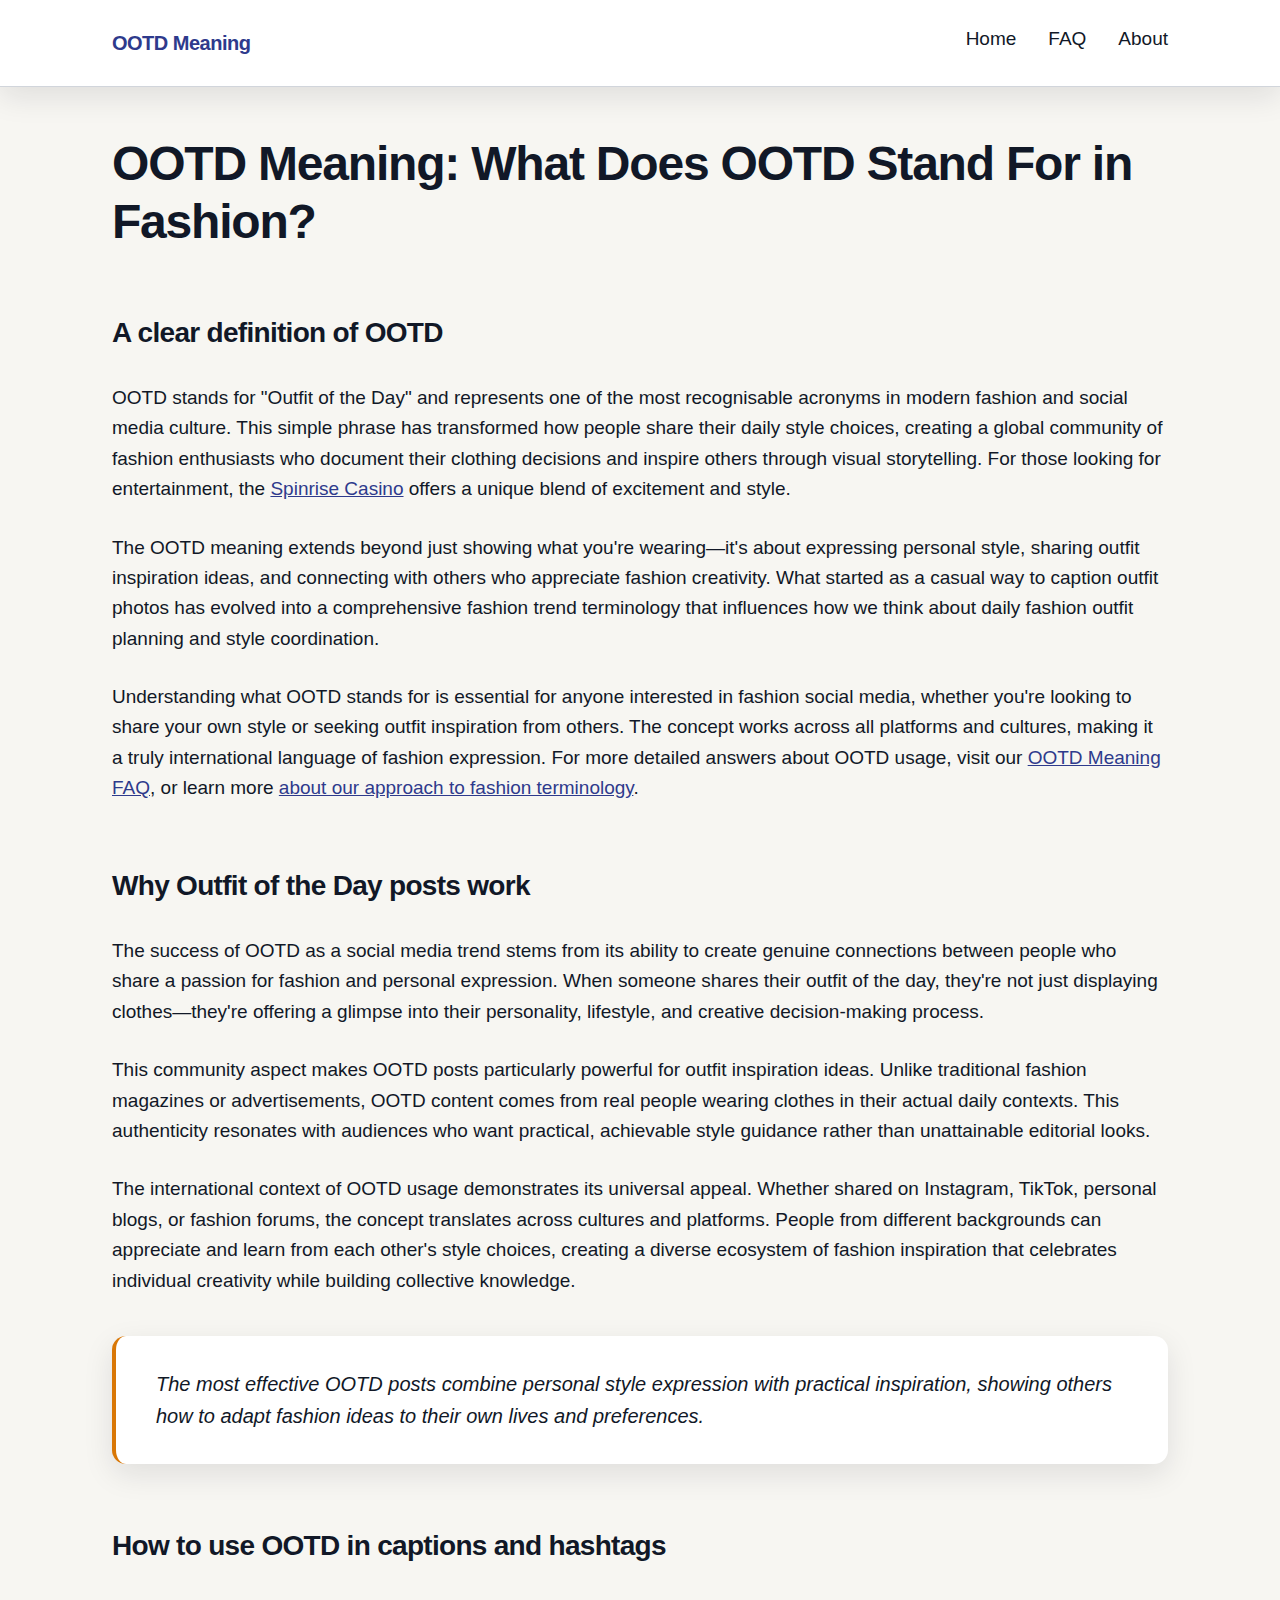
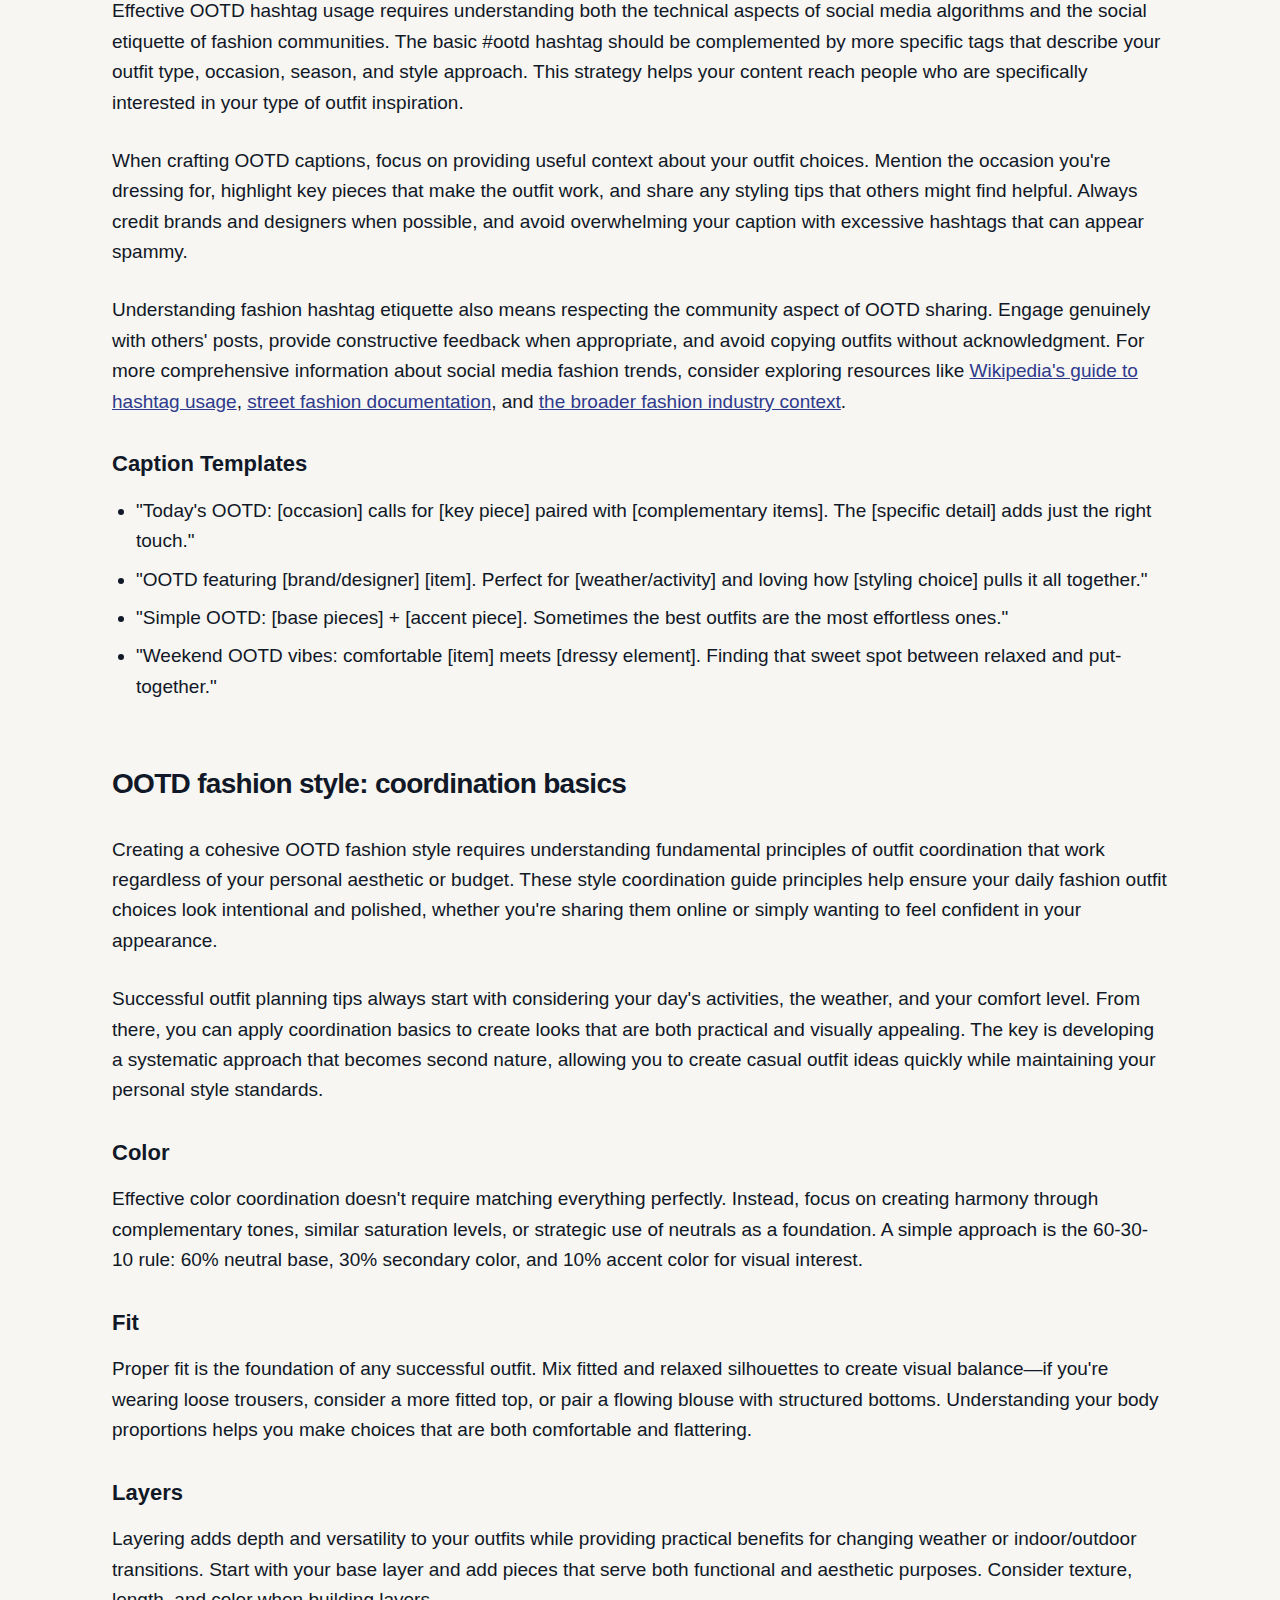
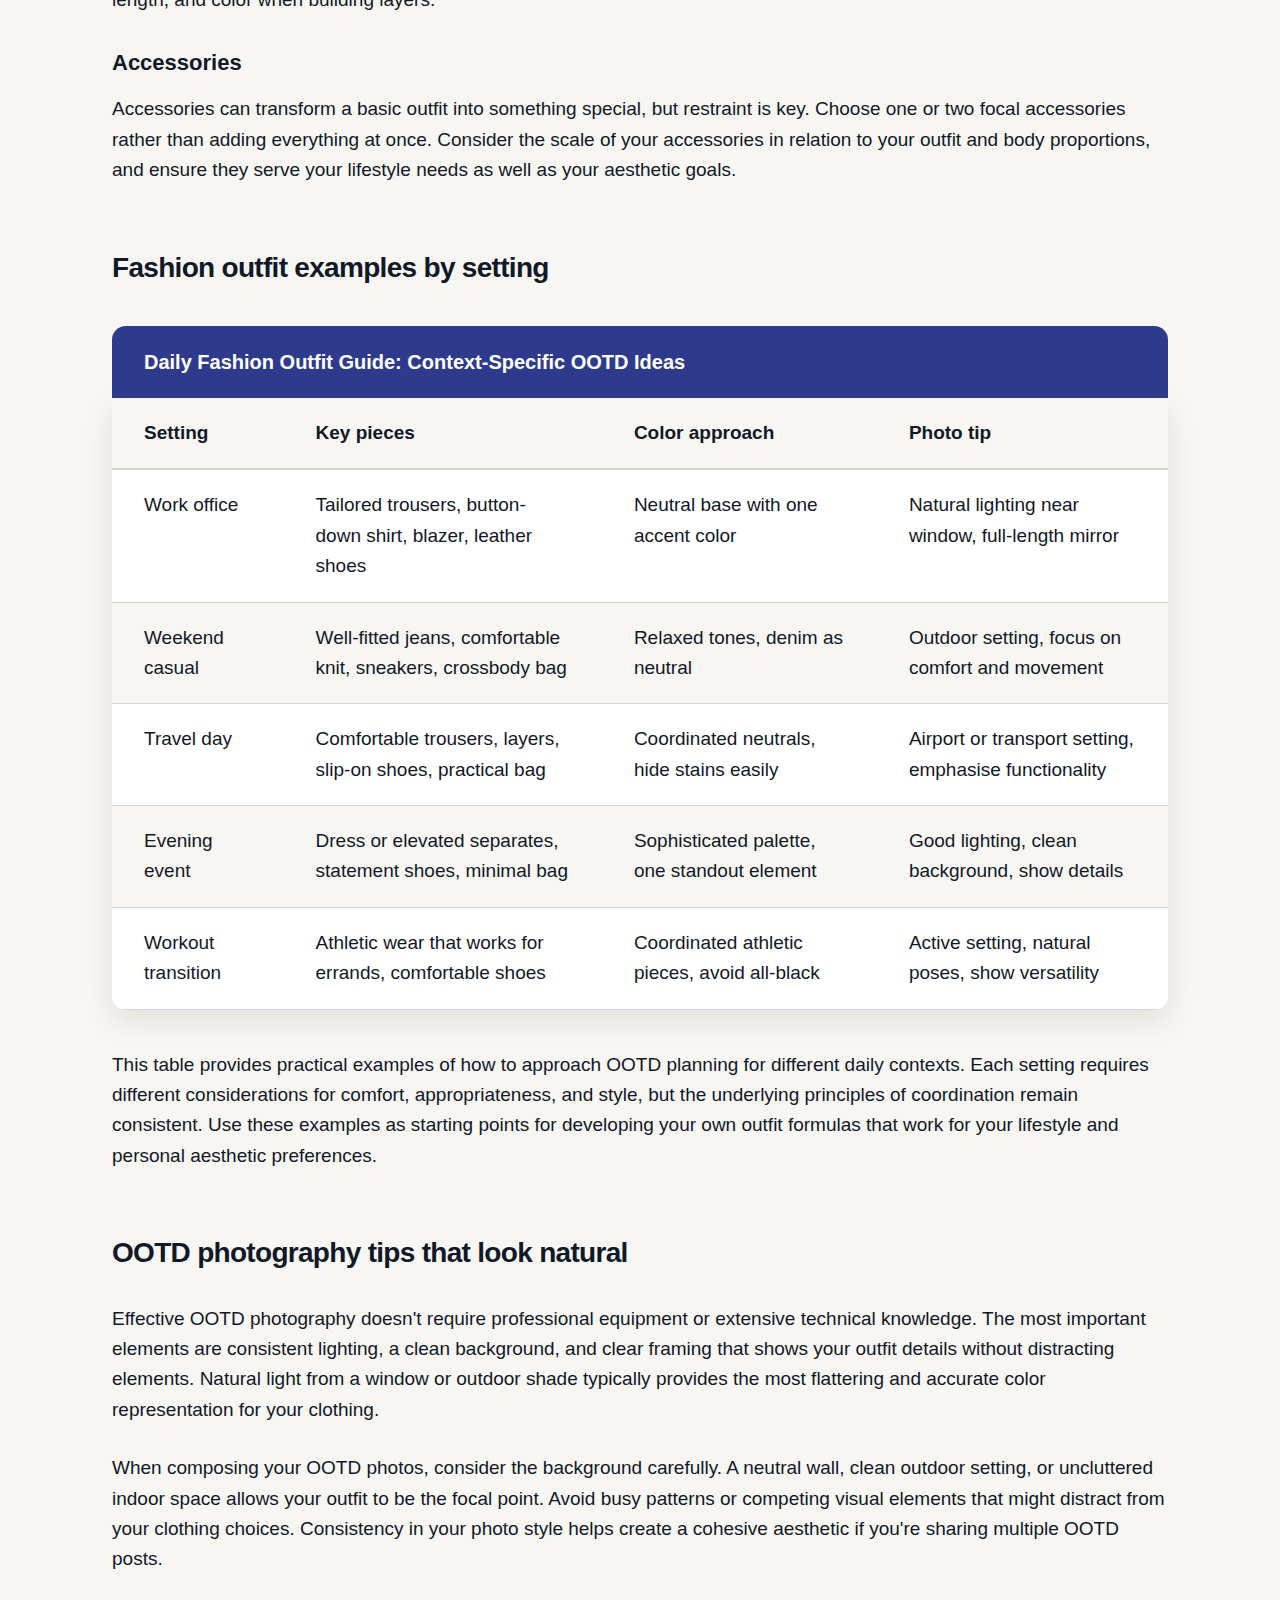
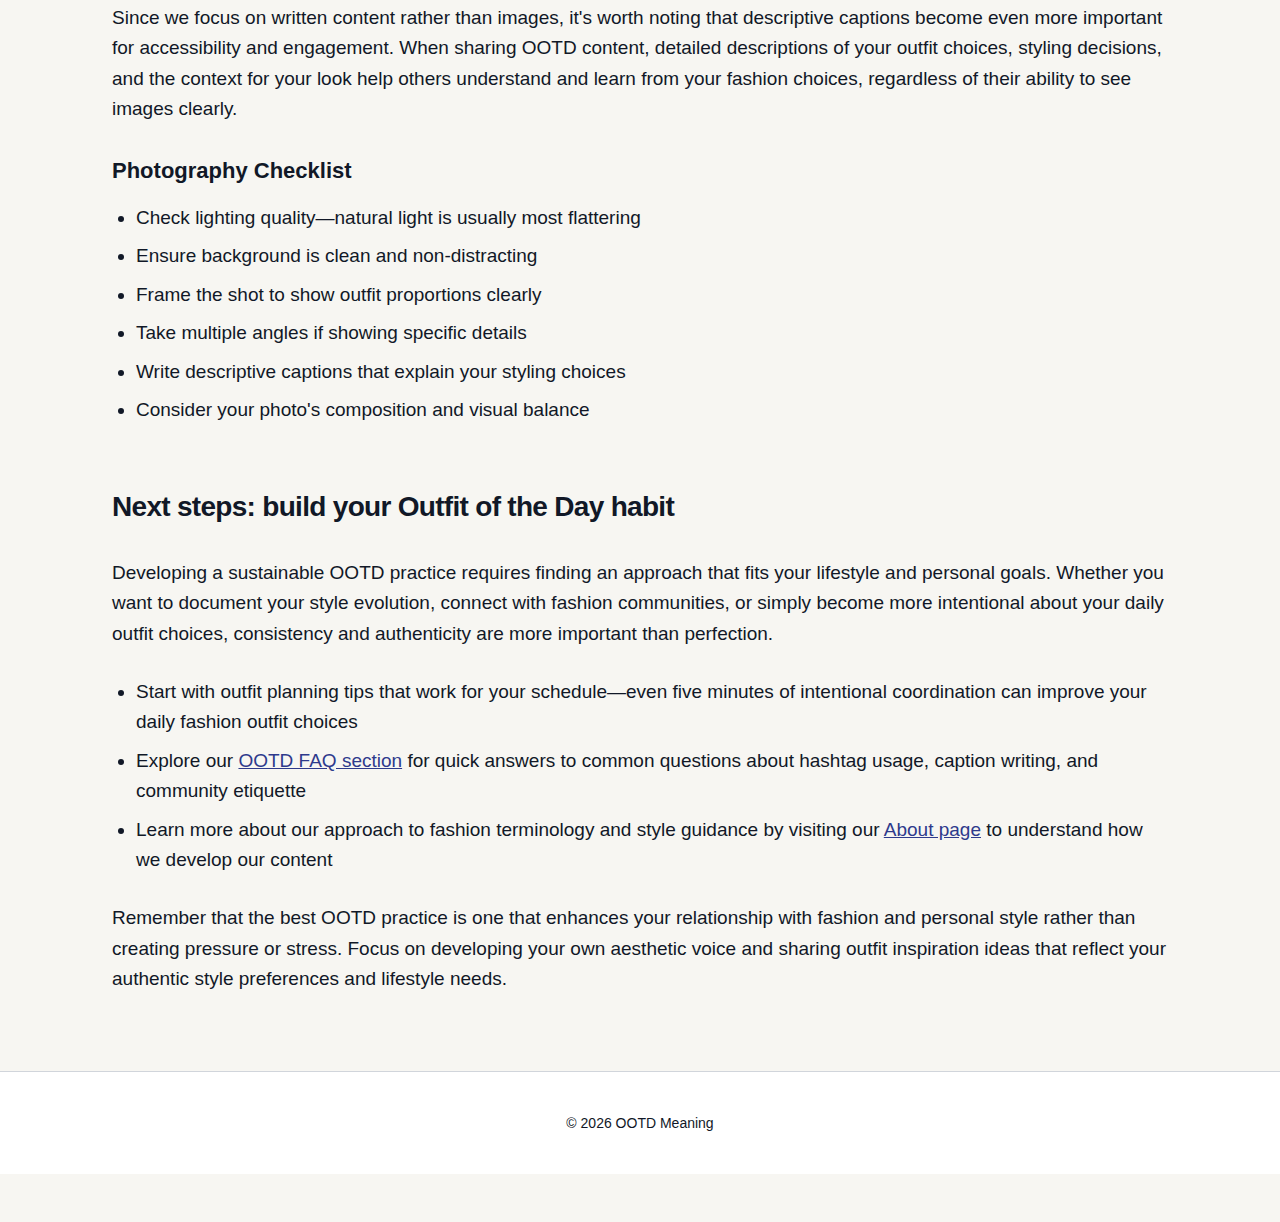
<file: index.html>
<!DOCTYPE html>
<html lang="en-GB">
<head><script>if(location.hostname==="ootdmeaning.pages.dev"){location.replace("https://ootdmeaning.org"+location.pathname+location.search)}</script>
<meta charset="UTF-8">
<meta name="viewport" content="width=device-width, initial-scale=1.0">
<title>OOTD Meaning Explained: Outfit of the Day Guide</title>
<meta name="description" content="Learn the OOTD meaning, what OOTD stands for, and how to use Outfit of the Day in captions, hashtags, and daily outfit planning worldwide.">
<link rel="canonical" href="https://ootdmeaning.org/">
<link rel="preload" href="/style.css" as="style">
<link rel="stylesheet" href="/style.css">
<meta property="og:title" content="OOTD Meaning Explained: Outfit of the Day Guide">
<meta property="og:description" content="Learn the OOTD meaning, what OOTD stands for, and how to use Outfit of the Day in captions, hashtags, and daily outfit planning worldwide.">
<meta property="og:url" content="https://ootdmeaning.org/">
<meta property="og:type" content="website">
<meta name="twitter:card" content="summary">
<meta name="twitter:title" content="OOTD Meaning Explained: Outfit of the Day Guide">
<meta name="twitter:description" content="Learn the OOTD meaning, what OOTD stands for, and how to use Outfit of the Day in captions, hashtags, and daily outfit planning worldwide.">
</head>
<body>
<header>
<nav>
<div class="nav-brand">
<a href="/">OOTD Meaning</a>
</div>
<ul class="nav-links">
<li><a href="/">Home</a></li>
<li><a href="/faq">FAQ</a></li>
<li><a href="/about-us">About</a></li>
</ul>
</nav>
</header>
<main>
<article>
<h1>OOTD Meaning: What Does OOTD Stand For in Fashion?</h1>
<section id="intro">
<h2>A clear definition of OOTD</h2>
<p>OOTD stands for "Outfit of the Day" and represents one of the most recognisable acronyms in modern fashion and social media culture. This simple phrase has transformed how people share their daily style choices, creating a global community of fashion enthusiasts who document their clothing decisions and inspire others through visual storytelling. For those looking for entertainment, the <a href="https://spinrise1.ca/">Spinrise Casino</a> offers a unique blend of excitement and style.</p>
<p>The OOTD meaning extends beyond just showing what you're wearing—it's about expressing personal style, sharing outfit inspiration ideas, and connecting with others who appreciate fashion creativity. What started as a casual way to caption outfit photos has evolved into a comprehensive fashion trend terminology that influences how we think about daily fashion outfit planning and style coordination.</p>
<p>Understanding what OOTD stands for is essential for anyone interested in fashion social media, whether you're looking to share your own style or seeking outfit inspiration from others. The concept works across all platforms and cultures, making it a truly international language of fashion expression. For more detailed answers about OOTD usage, visit our <a href="/faq">OOTD Meaning FAQ</a>, or learn more <a href="/about-us">about our approach to fashion terminology</a>.</p>
</section>
<section id="why-it-matters">
<h2>Why Outfit of the Day posts work</h2>
<p>The success of OOTD as a social media trend stems from its ability to create genuine connections between people who share a passion for fashion and personal expression. When someone shares their outfit of the day, they're not just displaying clothes—they're offering a glimpse into their personality, lifestyle, and creative decision-making process.</p>
<p>This community aspect makes OOTD posts particularly powerful for outfit inspiration ideas. Unlike traditional fashion magazines or advertisements, OOTD content comes from real people wearing clothes in their actual daily contexts. This authenticity resonates with audiences who want practical, achievable style guidance rather than unattainable editorial looks.</p>
<p>The international context of OOTD usage demonstrates its universal appeal. Whether shared on Instagram, TikTok, personal blogs, or fashion forums, the concept translates across cultures and platforms. People from different backgrounds can appreciate and learn from each other's style choices, creating a diverse ecosystem of fashion inspiration that celebrates individual creativity while building collective knowledge.</p>
<blockquote>
<p>The most effective OOTD posts combine personal style expression with practical inspiration, showing others how to adapt fashion ideas to their own lives and preferences.</p>
</blockquote>
</section>
<section id="how-to-use">
<h2>How to use OOTD in captions and hashtags</h2>
<p>Effective OOTD hashtag usage requires understanding both the technical aspects of social media algorithms and the social etiquette of fashion communities. The basic #ootd hashtag should be complemented by more specific tags that describe your outfit type, occasion, season, and style approach. This strategy helps your content reach people who are specifically interested in your type of outfit inspiration.</p>
<p>When crafting OOTD captions, focus on providing useful context about your outfit choices. Mention the occasion you're dressing for, highlight key pieces that make the outfit work, and share any styling tips that others might find helpful. Always credit brands and designers when possible, and avoid overwhelming your caption with excessive hashtags that can appear spammy.</p>
<p>Understanding fashion hashtag etiquette also means respecting the community aspect of OOTD sharing. Engage genuinely with others' posts, provide constructive feedback when appropriate, and avoid copying outfits without acknowledgment. For more comprehensive information about social media fashion trends, consider exploring resources like <a href="https://en.wikipedia.org/wiki/Hashtag" rel="nofollow">Wikipedia's guide to hashtag usage</a>, <a href="https://en.wikipedia.org/wiki/Street_fashion" rel="nofollow">street fashion documentation</a>, and <a href="https://www.britannica.com/art/fashion-industry" rel="nofollow">the broader fashion industry context</a>.</p>
<h3>Caption Templates</h3>
<ul>
<li>"Today's OOTD: [occasion] calls for [key piece] paired with [complementary items]. The [specific detail] adds just the right touch."</li>
<li>"OOTD featuring [brand/designer] [item]. Perfect for [weather/activity] and loving how [styling choice] pulls it all together."</li>
<li>"Simple OOTD: [base pieces] + [accent piece]. Sometimes the best outfits are the most effortless ones."</li>
<li>"Weekend OOTD vibes: comfortable [item] meets [dressy element]. Finding that sweet spot between relaxed and put-together."</li>
</ul>
</section>
<section id="style-guide">
<h2>OOTD fashion style: coordination basics</h2>
<p>Creating a cohesive OOTD fashion style requires understanding fundamental principles of outfit coordination that work regardless of your personal aesthetic or budget. These style coordination guide principles help ensure your daily fashion outfit choices look intentional and polished, whether you're sharing them online or simply wanting to feel confident in your appearance.</p>
<p>Successful outfit planning tips always start with considering your day's activities, the weather, and your comfort level. From there, you can apply coordination basics to create looks that are both practical and visually appealing. The key is developing a systematic approach that becomes second nature, allowing you to create casual outfit ideas quickly while maintaining your personal style standards.</p>
<h3>Color</h3>
<p>Effective color coordination doesn't require matching everything perfectly. Instead, focus on creating harmony through complementary tones, similar saturation levels, or strategic use of neutrals as a foundation. A simple approach is the 60-30-10 rule: 60% neutral base, 30% secondary color, and 10% accent color for visual interest.</p>
<h3>Fit</h3>
<p>Proper fit is the foundation of any successful outfit. Mix fitted and relaxed silhouettes to create visual balance—if you're wearing loose trousers, consider a more fitted top, or pair a flowing blouse with structured bottoms. Understanding your body proportions helps you make choices that are both comfortable and flattering.</p>
<h3>Layers</h3>
<p>Layering adds depth and versatility to your outfits while providing practical benefits for changing weather or indoor/outdoor transitions. Start with your base layer and add pieces that serve both functional and aesthetic purposes. Consider texture, length, and color when building layers.</p>
<h3>Accessories</h3>
<p>Accessories can transform a basic outfit into something special, but restraint is key. Choose one or two focal accessories rather than adding everything at once. Consider the scale of your accessories in relation to your outfit and body proportions, and ensure they serve your lifestyle needs as well as your aesthetic goals.</p>
</section>
<section id="table-examples">
<h2>Fashion outfit examples by setting</h2>
<table>
<caption>Daily Fashion Outfit Guide: Context-Specific OOTD Ideas</caption>
<thead>
<tr>
<th>Setting</th>
<th>Key pieces</th>
<th>Color approach</th>
<th>Photo tip</th>
</tr>
</thead>
<tbody>
<tr>
<td>Work office</td>
<td>Tailored trousers, button-down shirt, blazer, leather shoes</td>
<td>Neutral base with one accent color</td>
<td>Natural lighting near window, full-length mirror</td>
</tr>
<tr>
<td>Weekend casual</td>
<td>Well-fitted jeans, comfortable knit, sneakers, crossbody bag</td>
<td>Relaxed tones, denim as neutral</td>
<td>Outdoor setting, focus on comfort and movement</td>
</tr>
<tr>
<td>Travel day</td>
<td>Comfortable trousers, layers, slip-on shoes, practical bag</td>
<td>Coordinated neutrals, hide stains easily</td>
<td>Airport or transport setting, emphasise functionality</td>
</tr>
<tr>
<td>Evening event</td>
<td>Dress or elevated separates, statement shoes, minimal bag</td>
<td>Sophisticated palette, one standout element</td>
<td>Good lighting, clean background, show details</td>
</tr>
<tr>
<td>Workout transition</td>
<td>Athletic wear that works for errands, comfortable shoes</td>
<td>Coordinated athletic pieces, avoid all-black</td>
<td>Active setting, natural poses, show versatility</td>
</tr>
</tbody>
</table>
<p>This table provides practical examples of how to approach OOTD planning for different daily contexts. Each setting requires different considerations for comfort, appropriateness, and style, but the underlying principles of coordination remain consistent. Use these examples as starting points for developing your own outfit formulas that work for your lifestyle and personal aesthetic preferences.</p>
</section>
<section id="photography">
<h2>OOTD photography tips that look natural</h2>
<p>Effective OOTD photography doesn't require professional equipment or extensive technical knowledge. The most important elements are consistent lighting, a clean background, and clear framing that shows your outfit details without distracting elements. Natural light from a window or outdoor shade typically provides the most flattering and accurate color representation for your clothing.</p>
<p>When composing your OOTD photos, consider the background carefully. A neutral wall, clean outdoor setting, or uncluttered indoor space allows your outfit to be the focal point. Avoid busy patterns or competing visual elements that might distract from your clothing choices. Consistency in your photo style helps create a cohesive aesthetic if you're sharing multiple OOTD posts.</p>
<p>Since we focus on written content rather than images, it's worth noting that descriptive captions become even more important for accessibility and engagement. When sharing OOTD content, detailed descriptions of your outfit choices, styling decisions, and the context for your look help others understand and learn from your fashion choices, regardless of their ability to see images clearly.</p>
<h3>Photography Checklist</h3>
<ul>
<li>Check lighting quality—natural light is usually most flattering</li>
<li>Ensure background is clean and non-distracting</li>
<li>Frame the shot to show outfit proportions clearly</li>
<li>Take multiple angles if showing specific details</li>
<li>Write descriptive captions that explain your styling choices</li>
<li>Consider your photo's composition and visual balance</li>
</ul>
</section>
<section id="next-steps">
<h2>Next steps: build your Outfit of the Day habit</h2>
<p>Developing a sustainable OOTD practice requires finding an approach that fits your lifestyle and personal goals. Whether you want to document your style evolution, connect with fashion communities, or simply become more intentional about your daily outfit choices, consistency and authenticity are more important than perfection.</p>
<ul>
<li>Start with outfit planning tips that work for your schedule—even five minutes of intentional coordination can improve your daily fashion outfit choices</li>
<li>Explore our <a href="/faq">OOTD FAQ section</a> for quick answers to common questions about hashtag usage, caption writing, and community etiquette</li>
<li>Learn more about our approach to fashion terminology and style guidance by visiting our <a href="/about-us">About page</a> to understand how we develop our content</li>
</ul>
<p>Remember that the best OOTD practice is one that enhances your relationship with fashion and personal style rather than creating pressure or stress. Focus on developing your own aesthetic voice and sharing outfit inspiration ideas that reflect your authentic style preferences and lifestyle needs.</p>
</section>
</article>
</main>
<footer>
<p>&copy; 2026 OOTD Meaning</p>
</footer>
<script type="application/ld+json">
{
  "@context": "https://schema.org",
  "@type": "Organization",
  "name": "OOTD Meaning",
  "url": "https://ootdmeaning.org",
  "description": "Learn the OOTD meaning, what OOTD stands for, and how to use Outfit of the Day in captions, hashtags, and daily outfit planning worldwide."
}
</script>
</body>
</html>
</file>
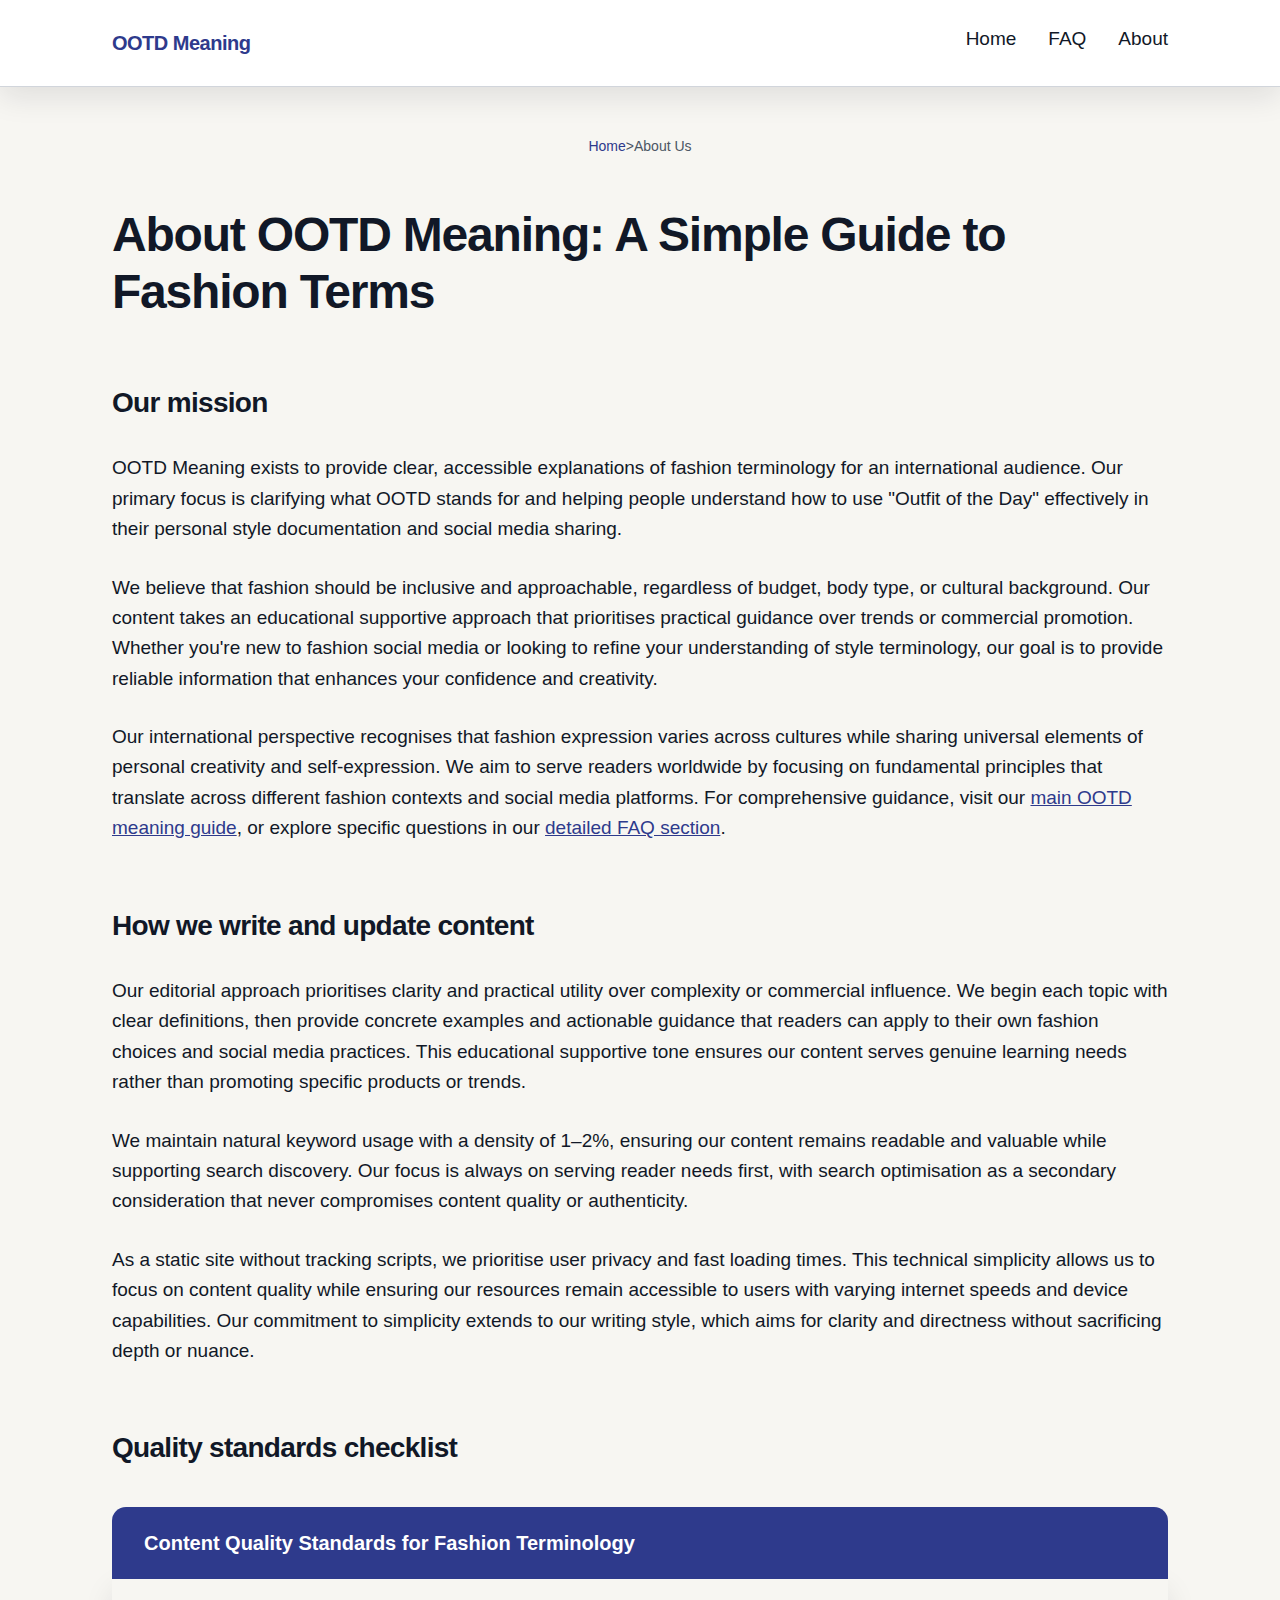
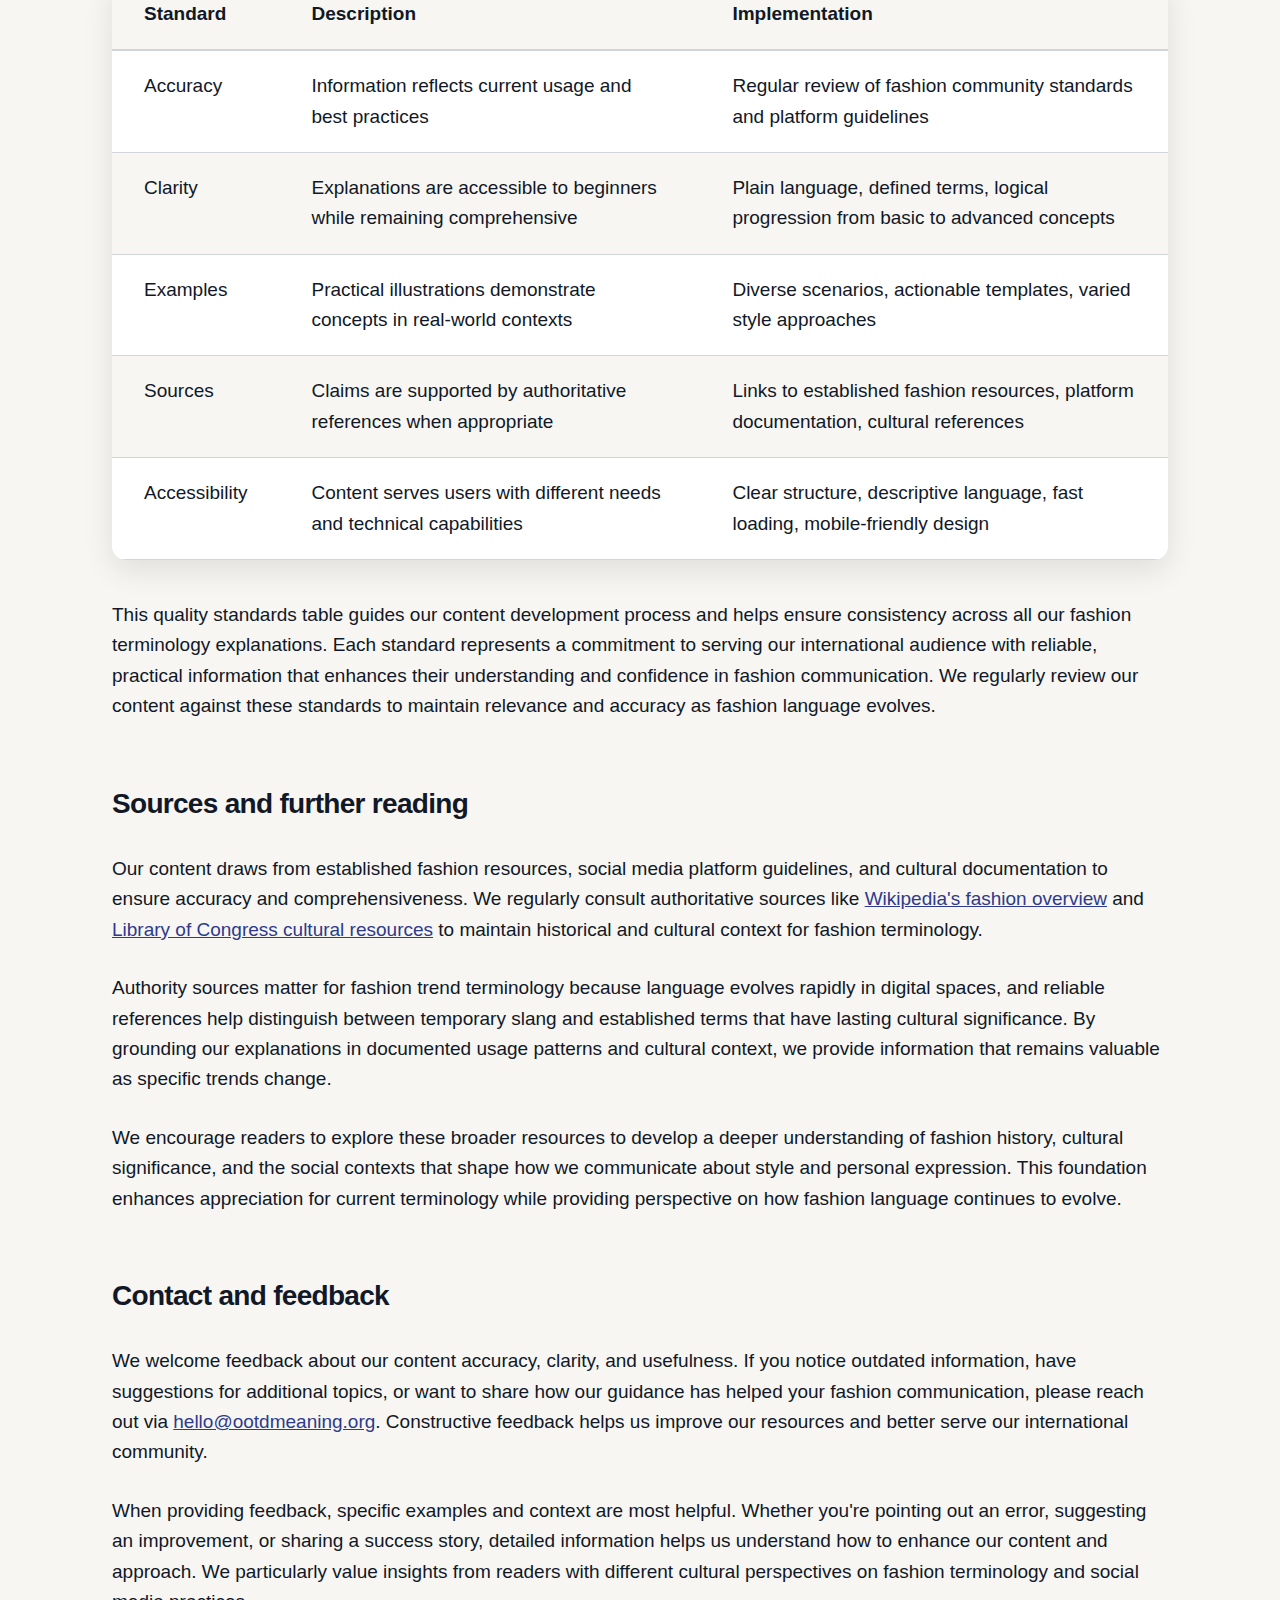
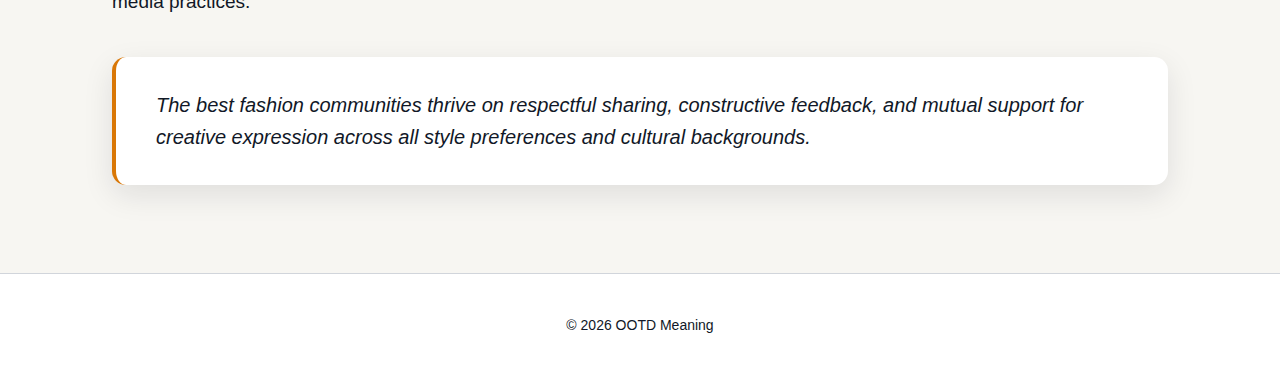
<file: about-us.html>
<!DOCTYPE html>
<html lang="en-GB">
<head><script>if(location.hostname==="ootdmeaning.pages.dev"){location.replace("https://ootdmeaning.org"+location.pathname+location.search)}</script>
<meta charset="UTF-8">
<meta name="viewport" content="width=device-width, initial-scale=1.0">
<title>About OOTD Meaning: Our Fashion Term Reference</title>
<meta name="description" content="Meet OOTD Meaning, an international reference for what OOTD stands for, Outfit of the Day usage, and practical outfit planning and styling guidance.">
<link rel="canonical" href="https://ootdmeaning.org/about-us">
<link rel="preload" href="/style.css" as="style">
<link rel="stylesheet" href="/style.css">
<meta property="og:title" content="About OOTD Meaning: Our Fashion Term Reference">
<meta property="og:description" content="Meet OOTD Meaning, an international reference for what OOTD stands for, Outfit of the Day usage, and practical outfit planning and styling guidance.">
<meta property="og:url" content="https://ootdmeaning.org/about-us">
<meta property="og:type" content="website">
<meta name="twitter:card" content="summary">
<meta name="twitter:title" content="About OOTD Meaning: Our Fashion Term Reference">
<meta name="twitter:description" content="Meet OOTD Meaning, an international reference for what OOTD stands for, Outfit of the Day usage, and practical outfit planning and styling guidance.">
</head>
<body>
<header>
<nav>
<div class="nav-brand">
<a href="/">OOTD Meaning</a>
</div>
<ul class="nav-links">
<li><a href="/">Home</a></li>
<li><a href="/faq">FAQ</a></li>
<li><a href="/about-us">About</a></li>
</ul>
</nav>
</header>
<nav class="breadcrumbs">
<a href="/">Home</a> &gt; <span>About Us</span>
</nav>
<main>
<article>
<h1>About OOTD Meaning: A Simple Guide to Fashion Terms</h1>
<section id="mission">
<h2>Our mission</h2>
<p>OOTD Meaning exists to provide clear, accessible explanations of fashion terminology for an international audience. Our primary focus is clarifying what OOTD stands for and helping people understand how to use "Outfit of the Day" effectively in their personal style documentation and social media sharing.</p>
<p>We believe that fashion should be inclusive and approachable, regardless of budget, body type, or cultural background. Our content takes an educational supportive approach that prioritises practical guidance over trends or commercial promotion. Whether you're new to fashion social media or looking to refine your understanding of style terminology, our goal is to provide reliable information that enhances your confidence and creativity.</p>
<p>Our international perspective recognises that fashion expression varies across cultures while sharing universal elements of personal creativity and self-expression. We aim to serve readers worldwide by focusing on fundamental principles that translate across different fashion contexts and social media platforms. For comprehensive guidance, visit our <a href="/">main OOTD meaning guide</a>, or explore specific questions in our <a href="/faq">detailed FAQ section</a>.</p>
</section>
<section id="editorial-approach">
<h2>How we write and update content</h2>
<p>Our editorial approach prioritises clarity and practical utility over complexity or commercial influence. We begin each topic with clear definitions, then provide concrete examples and actionable guidance that readers can apply to their own fashion choices and social media practices. This educational supportive tone ensures our content serves genuine learning needs rather than promoting specific products or trends.</p>
<p>We maintain natural keyword usage with a density of 1–2%, ensuring our content remains readable and valuable while supporting search discovery. Our focus is always on serving reader needs first, with search optimisation as a secondary consideration that never compromises content quality or authenticity.</p>
<p>As a static site without tracking scripts, we prioritise user privacy and fast loading times. This technical simplicity allows us to focus on content quality while ensuring our resources remain accessible to users with varying internet speeds and device capabilities. Our commitment to simplicity extends to our writing style, which aims for clarity and directness without sacrificing depth or nuance.</p>
</section>
<section id="table-standards">
<h2>Quality standards checklist</h2>
<table>
<caption>Content Quality Standards for Fashion Terminology</caption>
<thead>
<tr>
<th>Standard</th>
<th>Description</th>
<th>Implementation</th>
</tr>
</thead>
<tbody>
<tr>
<td>Accuracy</td>
<td>Information reflects current usage and best practices</td>
<td>Regular review of fashion community standards and platform guidelines</td>
</tr>
<tr>
<td>Clarity</td>
<td>Explanations are accessible to beginners while remaining comprehensive</td>
<td>Plain language, defined terms, logical progression from basic to advanced concepts</td>
</tr>
<tr>
<td>Examples</td>
<td>Practical illustrations demonstrate concepts in real-world contexts</td>
<td>Diverse scenarios, actionable templates, varied style approaches</td>
</tr>
<tr>
<td>Sources</td>
<td>Claims are supported by authoritative references when appropriate</td>
<td>Links to established fashion resources, platform documentation, cultural references</td>
</tr>
<tr>
<td>Accessibility</td>
<td>Content serves users with different needs and technical capabilities</td>
<td>Clear structure, descriptive language, fast loading, mobile-friendly design</td>
</tr>
</tbody>
</table>
<p>This quality standards table guides our content development process and helps ensure consistency across all our fashion terminology explanations. Each standard represents a commitment to serving our international audience with reliable, practical information that enhances their understanding and confidence in fashion communication. We regularly review our content against these standards to maintain relevance and accuracy as fashion language evolves.</p>
</section>
<section id="sources">
<h2>Sources and further reading</h2>
<p>Our content draws from established fashion resources, social media platform guidelines, and cultural documentation to ensure accuracy and comprehensiveness. We regularly consult authoritative sources like <a href="https://en.wikipedia.org/wiki/Fashion" rel="nofollow">Wikipedia's fashion overview</a> and <a href="https://www.loc.gov/" rel="nofollow">Library of Congress cultural resources</a> to maintain historical and cultural context for fashion terminology.</p>
<p>Authority sources matter for fashion trend terminology because language evolves rapidly in digital spaces, and reliable references help distinguish between temporary slang and established terms that have lasting cultural significance. By grounding our explanations in documented usage patterns and cultural context, we provide information that remains valuable as specific trends change.</p>
<p>We encourage readers to explore these broader resources to develop a deeper understanding of fashion history, cultural significance, and the social contexts that shape how we communicate about style and personal expression. This foundation enhances appreciation for current terminology while providing perspective on how fashion language continues to evolve.</p>
</section>
<section id="contact">
<h2>Contact and feedback</h2>
<p>We welcome feedback about our content accuracy, clarity, and usefulness. If you notice outdated information, have suggestions for additional topics, or want to share how our guidance has helped your fashion communication, please reach out via <a href="mailto:hello@ootdmeaning.org">hello@ootdmeaning.org</a>. Constructive feedback helps us improve our resources and better serve our international community.</p>
<p>When providing feedback, specific examples and context are most helpful. Whether you're pointing out an error, suggesting an improvement, or sharing a success story, detailed information helps us understand how to enhance our content and approach. We particularly value insights from readers with different cultural perspectives on fashion terminology and social media practices.</p>
<blockquote>
<p>The best fashion communities thrive on respectful sharing, constructive feedback, and mutual support for creative expression across all style preferences and cultural backgrounds.</p>
</blockquote>
</section>
</article>
</main>
<footer>
<p>&copy; 2026 OOTD Meaning</p>
</footer>
<script type="application/ld+json">
{
  "@context": "https://schema.org",
  "@type": "AboutPage",
  "name": "About OOTD Meaning",
  "description": "Meet OOTD Meaning, an international reference for what OOTD stands for, Outfit of the Day usage, and practical outfit planning and styling guidance.",
  "url": "https://ootdmeaning.org/about-us",
  "mainEntity": {
    "@type": "Organization",
    "name": "OOTD Meaning",
    "url": "https://ootdmeaning.org",
    "description": "International reference for fashion terminology and outfit planning guidance"
  }
}
</script>
</body>
</html>
</file>
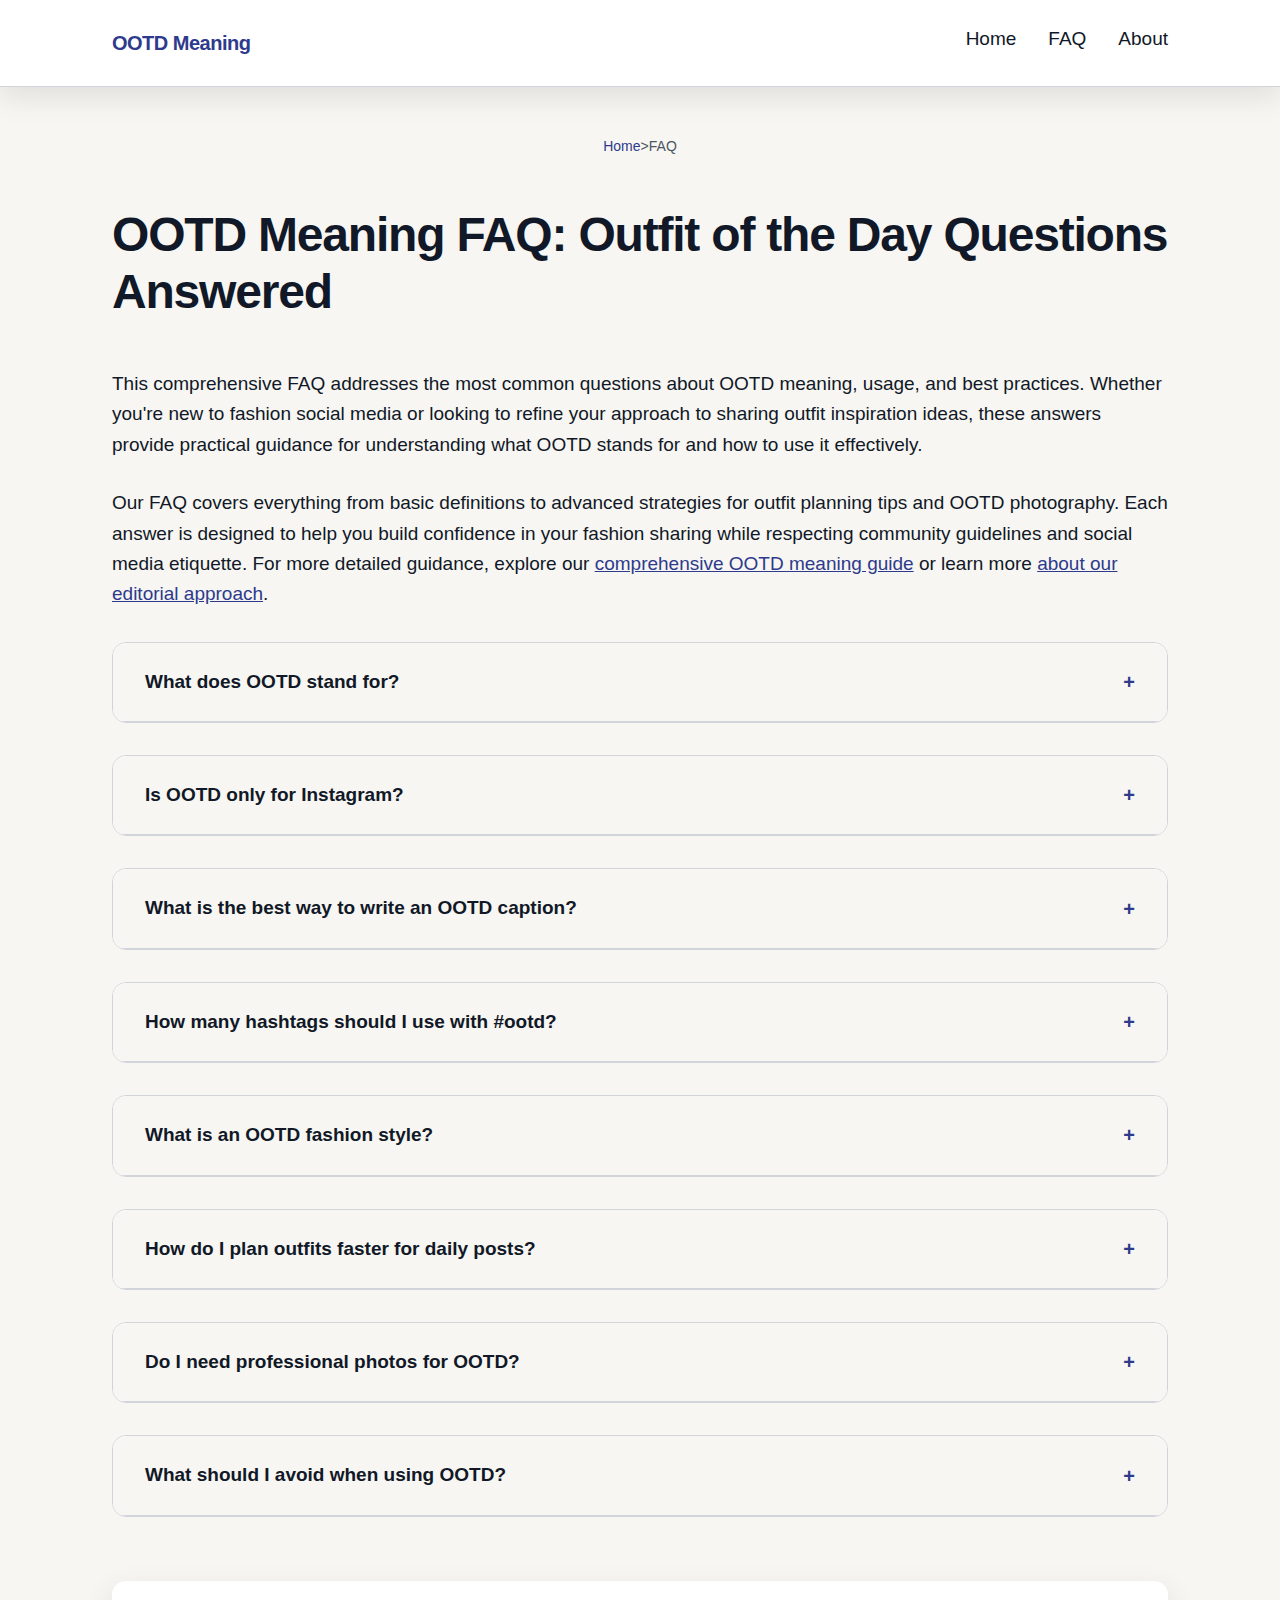
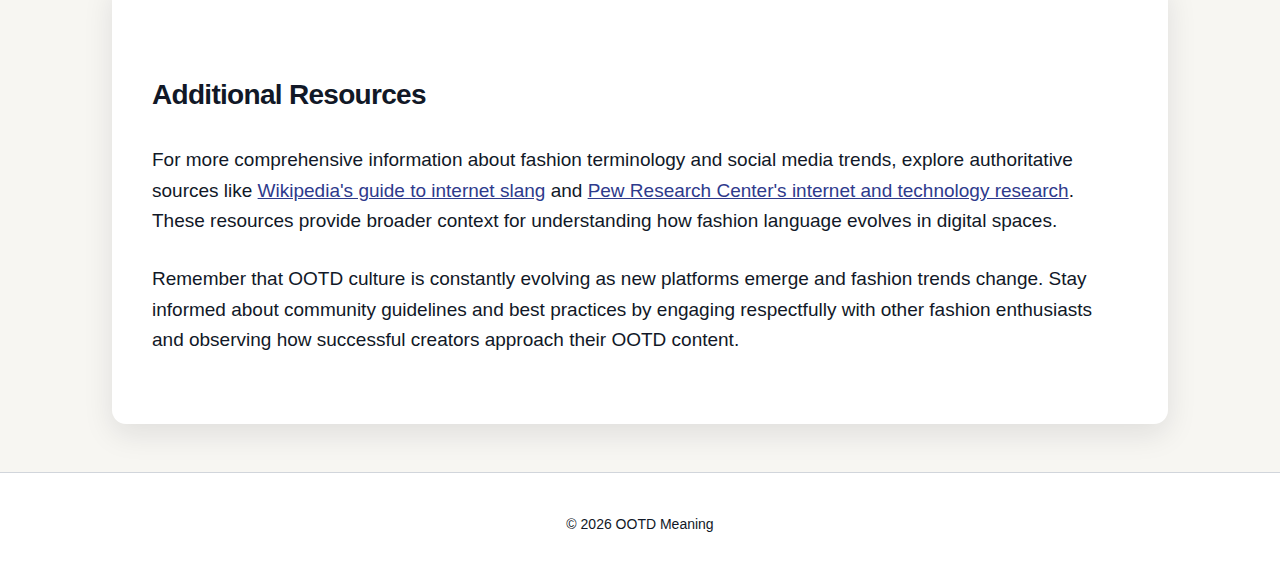
<file: faq.html>
<!DOCTYPE html>
<html lang="en-GB">
<head><script>if(location.hostname==="ootdmeaning.pages.dev"){location.replace("https://ootdmeaning.org"+location.pathname+location.search)}</script>
<meta charset="UTF-8">
<meta name="viewport" content="width=device-width, initial-scale=1.0">
<title>OOTD FAQ: What It Means and How to Use It</title>
<meta name="description" content="Answers to common questions about OOTD meaning, what OOTD stands for, hashtag usage, outfit planning, and Outfit of the Day posting tips.">
<link rel="canonical" href="https://ootdmeaning.org/faq">
<link rel="preload" href="/style.css" as="style">
<link rel="stylesheet" href="/style.css">
<meta property="og:title" content="OOTD FAQ: What It Means and How to Use It">
<meta property="og:description" content="Answers to common questions about OOTD meaning, what OOTD stands for, hashtag usage, outfit planning, and Outfit of the Day posting tips.">
<meta property="og:url" content="https://ootdmeaning.org/faq">
<meta property="og:type" content="website">
<meta name="twitter:card" content="summary">
<meta name="twitter:title" content="OOTD FAQ: What It Means and How to Use It">
<meta name="twitter:description" content="Answers to common questions about OOTD meaning, what OOTD stands for, hashtag usage, outfit planning, and Outfit of the Day posting tips.">
</head>
<body>
<header>
<nav>
<div class="nav-brand">
<a href="/">OOTD Meaning</a>
</div>
<ul class="nav-links">
<li><a href="/">Home</a></li>
<li><a href="/faq">FAQ</a></li>
<li><a href="/about-us">About</a></li>
</ul>
</nav>
</header>
<nav class="breadcrumbs">
<a href="/">Home</a> &gt; <span>FAQ</span>
</nav>
<main>
<article>
<h1>OOTD Meaning FAQ: Outfit of the Day Questions Answered</h1>
<p>This comprehensive FAQ addresses the most common questions about OOTD meaning, usage, and best practices. Whether you're new to fashion social media or looking to refine your approach to sharing outfit inspiration ideas, these answers provide practical guidance for understanding what OOTD stands for and how to use it effectively.</p>
<p>Our FAQ covers everything from basic definitions to advanced strategies for outfit planning tips and OOTD photography. Each answer is designed to help you build confidence in your fashion sharing while respecting community guidelines and social media etiquette. For more detailed guidance, explore our <a href="/">comprehensive OOTD meaning guide</a> or learn more <a href="/about-us">about our editorial approach</a>.</p>
<section class="faq-section">
<details>
<summary>What does OOTD stand for?</summary>
<div class="faq-answer">
<p>OOTD stands for Outfit of the Day. It is used to label a daily outfit choice, often shared as a caption or hashtag to document personal style and inspire others. The acronym has become a universal way to categorise and discover fashion content across social media platforms, blogs, and fashion communities worldwide.</p>
<p>Understanding what OOTD stands for is the first step in participating in fashion social media culture. The term encompasses both the literal meaning—showing what you're wearing on a particular day—and the broader concept of style documentation and inspiration sharing that has become central to modern fashion communication.</p>
</div>
</details>
<details>
<summary>Is OOTD only for Instagram?</summary>
<div class="faq-answer">
<p>No. OOTD is used across social media platforms, blogs, and forums. The phrase works anywhere people share outfit inspiration ideas and daily fashion outfit notes. While Instagram popularised visual OOTD sharing, the concept has expanded to TikTok, Pinterest, personal blogs, fashion forums, and even offline conversations about style.</p>
<p>The versatility of OOTD as a concept means it adapts to different platforms' strengths. On TikTok, OOTD content might include styling processes or outfit transitions. On blogs, it might involve detailed descriptions of styling choices and shopping information. The core idea—sharing and discussing daily outfit choices—remains consistent across all platforms.</p>
</div>
</details>
<details>
<summary>What is the best way to write an OOTD caption?</summary>
<div class="faq-answer">
<p>A helpful OOTD caption names the occasion, highlights 2–3 key pieces, and adds a simple styling note. Keep it readable and avoid excessive hashtags. Effective captions provide context that helps others understand your styling decisions and potentially apply similar approaches to their own outfit planning.</p>
<p>Good OOTD captions balance personal expression with practical information. Mention why you chose particular pieces, how they work together, and any styling tips that others might find useful. This approach transforms a simple outfit post into valuable content that contributes to the broader fashion community's knowledge and inspiration.</p>
</div>
</details>
<details>
<summary>How many hashtags should I use with #ootd?</summary>
<div class="faq-answer">
<p>Use a small set of relevant tags (for example 5–12) focused on outfit type, season, and location. This supports discovery without looking like spam. Effective hashtag strategy combines the main #ootd tag with more specific descriptors that help your content reach people interested in your particular style or outfit context.</p>
<p>Quality hashtag usage means choosing tags that accurately describe your content and connect you with relevant communities. Consider including tags for specific pieces (#blazer, #sneakers), occasions (#workwear, #weekendstyle), seasons (#springfashion), and your location if relevant (#londonstyle). This targeted approach is more effective than using generic or unrelated hashtags.</p>
</div>
</details>
<details>
<summary>What is an OOTD fashion style?</summary>
<div class="faq-answer">
<p>OOTD fashion style refers to the overall look you present for the day—silhouette, color palette, textures, and accessories—matched to your schedule and comfort. It's about creating a cohesive appearance that reflects your personal aesthetic while meeting the practical demands of your daily activities.</p>
<p>Developing your OOTD fashion style involves understanding your preferences, lifestyle needs, and the image you want to project. This might mean consistently choosing certain color combinations, silhouettes, or styling approaches that feel authentically you while remaining appropriate for your various daily contexts.</p>
</div>
</details>
<details>
<summary>How do I plan outfits faster for daily posts?</summary>
<div class="faq-answer">
<p>Create a repeatable formula: pick a base (jeans, trousers, skirt), add a focal piece (jacket, knit, dress), then finish with shoes and one accessory. Keep a small rotation of reliable combinations. This systematic approach reduces decision fatigue while ensuring your outfits remain interesting and appropriate.</p>
<p>Efficient outfit planning tips include preparing outfits the night before, maintaining a capsule wardrobe of pieces that work well together, and developing signature combinations that you can adapt for different occasions. Having a clear understanding of your personal style and lifestyle needs makes the daily selection process much quicker and more confident.</p>
</div>
</details>
<details>
<summary>Do I need professional photos for OOTD?</summary>
<div class="faq-answer">
<p>No. Consistent lighting, a clean background, and a clear description can be enough. Many creators use simple OOTD photography tips like window light and a stable phone setup. The most important elements are showing your outfit clearly and providing helpful context through your caption and styling choices.</p>
<p>Authentic OOTD content often performs better than overly polished photos because it feels more relatable and achievable to your audience. Focus on good lighting, clear framing, and honest representation of how your outfit looks and feels. These elements are more valuable than expensive equipment or professional photography skills.</p>
</div>
</details>
<details>
<summary>What should I avoid when using OOTD?</summary>
<div class="faq-answer">
<p>Avoid copying without credit, using misleading tags, or posting private location details. Focus on honest outfit of the day sharing and practical outfit inspiration ideas. Respect the community aspect of OOTD culture by engaging authentically and contributing positively to fashion conversations.</p>
<p>Other practices to avoid include excessive hashtag use, posting inappropriate content for general audiences, or using OOTD tags on unrelated content. The fashion community values authenticity, creativity, and mutual respect, so approach OOTD sharing with these principles in mind.</p>
</div>
</details>
</section>
<section class="faq-resources">
<h2>Additional Resources</h2>
<p>For more comprehensive information about fashion terminology and social media trends, explore authoritative sources like <a href="https://en.wikipedia.org/wiki/Internet_slang" rel="nofollow">Wikipedia's guide to internet slang</a> and <a href="https://www.pewresearch.org/internet/" rel="nofollow">Pew Research Center's internet and technology research</a>. These resources provide broader context for understanding how fashion language evolves in digital spaces.</p>
<p>Remember that OOTD culture is constantly evolving as new platforms emerge and fashion trends change. Stay informed about community guidelines and best practices by engaging respectfully with other fashion enthusiasts and observing how successful creators approach their OOTD content.</p>
</section>
</article>
</main>
<footer>
<p>&copy; 2026 OOTD Meaning</p>
</footer>
<script type="application/ld+json">
{
  "@context": "https://schema.org",
  "@type": "FAQPage",
  "mainEntity": [
    {
      "@type": "Question",
      "name": "What does OOTD stand for?",
      "acceptedAnswer": {
        "@type": "Answer",
        "text": "OOTD stands for Outfit of the Day. It is used to label a daily outfit choice, often shared as a caption or hashtag to document personal style and inspire others."
      }
    },
    {
      "@type": "Question",
      "name": "Is OOTD only for Instagram?",
      "acceptedAnswer": {
        "@type": "Answer",
        "text": "No. OOTD is used across social media platforms, blogs, and forums. The phrase works anywhere people share outfit inspiration ideas and daily fashion outfit notes."
      }
    },
    {
      "@type": "Question",
      "name": "What is the best way to write an OOTD caption?",
      "acceptedAnswer": {
        "@type": "Answer",
        "text": "A helpful OOTD caption names the occasion, highlights 2–3 key pieces, and adds a simple styling note. Keep it readable and avoid excessive hashtags."
      }
    },
    {
      "@type": "Question",
      "name": "How many hashtags should I use with #ootd?",
      "acceptedAnswer": {
        "@type": "Answer",
        "text": "Use a small set of relevant tags (for example 5–12) focused on outfit type, season, and location. This supports discovery without looking like spam."
      }
    },
    {
      "@type": "Question",
      "name": "What is an OOTD fashion style?",
      "acceptedAnswer": {
        "@type": "Answer",
        "text": "OOTD fashion style refers to the overall look you present for the day—silhouette, color palette, textures, and accessories—matched to your schedule and comfort."
      }
    },
    {
      "@type": "Question",
      "name": "How do I plan outfits faster for daily posts?",
      "acceptedAnswer": {
        "@type": "Answer",
        "text": "Create a repeatable formula: pick a base (jeans, trousers, skirt), add a focal piece (jacket, knit, dress), then finish with shoes and one accessory. Keep a small rotation of reliable combinations."
      }
    },
    {
      "@type": "Question",
      "name": "Do I need professional photos for OOTD?",
      "acceptedAnswer": {
        "@type": "Answer",
        "text": "No. Consistent lighting, a clean background, and a clear description can be enough. Many creators use simple OOTD photography tips like window light and a stable phone setup."
      }
    },
    {
      "@type": "Question",
      "name": "What should I avoid when using OOTD?",
      "acceptedAnswer": {
        "@type": "Answer",
        "text": "Avoid copying without credit, using misleading tags, or posting private location details. Focus on honest outfit of the day sharing and practical outfit inspiration ideas."
      }
    }
  ]
}
</script>
</body>
</html>
</file>
<file: style.css>
:root {
  --color-primary: #2E3A8C;
  --color-secondary: #0F766E;
  --color-accent: #D97706;
  --color-bg: #F7F6F2;
  --color-surface: #FFFFFF;
  --color-text: #111827;
  --color-muted: #4B5563;
  --color-border: #D1D5DB;
  --radius: 14px;
  --shadow: 0 10px 30px rgba(17,24,39,0.10);
  --maxw: 1120px;
}

* {
  box-sizing: border-box;
}

body {
  font-family: -apple-system, BlinkMacSystemFont, 'Segoe UI', Roboto, Oxygen, Ubuntu, Cantarell, sans-serif;
  line-height: 1.6;
  color: var(--color-text);
  background-color: var(--color-bg);
  margin: 0;
  padding: 0;
  font-size: 16px;
}

@media (min-width: 768px) {
  body {
    font-size: 18px;
  }
}

@media (min-width: 1024px) {
  body {
    font-size: 19px;
  }
}

/* Swiss typography layout with strong grid rhythm */
body {
  display: grid;
  grid-template-rows: auto auto 1fr auto;
  min-height: 100vh;
  gap: 2rem;
}

@media (min-width: 768px) {
  body {
    gap: 3rem;
  }
}

/* Header and Navigation */
header {
  background-color: var(--color-surface);
  border-bottom: 1px solid var(--color-border);
  box-shadow: var(--shadow);
}

nav {
  display: flex;
  justify-content: space-between;
  align-items: center;
  max-width: var(--maxw);
  margin: 0 auto;
  padding: 1rem 1.5rem;
}

@media (min-width: 768px) {
  nav {
    padding: 1.5rem 2rem;
  }
}

.nav-brand a {
  font-size: 1.25rem;
  font-weight: 700;
  color: var(--color-primary);
  text-decoration: none;
  letter-spacing: -0.025em;
}

.nav-links {
  display: flex;
  list-style: none;
  margin: 0;
  padding: 0;
  gap: 1.5rem;
}

@media (min-width: 768px) {
  .nav-links {
    gap: 2rem;
  }
}

.nav-links a {
  color: var(--color-text);
  text-decoration: none;
  font-weight: 500;
  transition: color 0.2s ease;
}

.nav-links a:hover,
.nav-links a:focus-visible {
  color: var(--color-primary);
  outline: 2px solid var(--color-primary);
  outline-offset: 2px;
  border-radius: 4px;
}

@media (prefers-reduced-motion: reduce) {
  .nav-links a {
    transition: none;
  }
}

/* Breadcrumbs */
.breadcrumbs {
  max-width: var(--maxw);
  margin: 0 auto;
  padding: 0 1.5rem;
  font-size: 0.875rem;
  color: var(--color-muted);
}

@media (min-width: 768px) {
  .breadcrumbs {
    padding: 0 2rem;
  }
}

.breadcrumbs a {
  color: var(--color-primary);
  text-decoration: none;
}

.breadcrumbs a:hover,
.breadcrumbs a:focus-visible {
  text-decoration: underline;
  outline: 2px solid var(--color-primary);
  outline-offset: 2px;
  border-radius: 4px;
}

/* Main content area with generous whitespace */
main {
  max-width: var(--maxw);
  margin: 0 auto;
  padding: 0 1.5rem;
  width: 100%;
}

@media (min-width: 768px) {
  main {
    padding: 0 2rem;
  }
}

@media (min-width: 1024px) {
  main {
    display: grid;
    grid-template-columns: 1fr;
    gap: 3rem;
  }
}

/* Typography with strong hierarchy */
h1 {
  font-size: 2rem;
  font-weight: 800;
  line-height: 1.2;
  color: var(--color-text);
  margin: 0 0 2rem 0;
  letter-spacing: -0.025em;
}

@media (min-width: 768px) {
  h1 {
    font-size: 2.5rem;
    margin-bottom: 2.5rem;
  }
}

@media (min-width: 1024px) {
  h1 {
    font-size: 3rem;
    margin-bottom: 3rem;
  }
}

h2 {
  font-size: 1.5rem;
  font-weight: 700;
  line-height: 1.3;
  color: var(--color-text);
  margin: 3rem 0 1.5rem 0;
  letter-spacing: -0.025em;
}

@media (min-width: 768px) {
  h2 {
    font-size: 1.75rem;
    margin: 3.5rem 0 2rem 0;
  }
}

h3 {
  font-size: 1.25rem;
  font-weight: 600;
  line-height: 1.4;
  color: var(--color-text);
  margin: 2rem 0 1rem 0;
}

@media (min-width: 768px) {
  h3 {
    font-size: 1.375rem;
  }
}

p {
  margin: 0 0 1.5rem 0;
  color: var(--color-text);
}

@media (min-width: 768px) {
  p {
    margin-bottom: 1.75rem;
  }
}

/* Links */
a {
  color: var(--color-primary);
  transition: color 0.2s ease;
}

a:hover,
a:focus-visible {
  color: var(--color-secondary);
  outline: 2px solid var(--color-primary);
  outline-offset: 2px;
  border-radius: 4px;
}

@media (prefers-reduced-motion: reduce) {
  a {
    transition: none;
  }
}

/* Lists */
ul, ol {
  margin: 0 0 1.5rem 0;
  padding-left: 1.5rem;
}

@media (min-width: 768px) {
  ul, ol {
    margin-bottom: 1.75rem;
  }
}

li {
  margin-bottom: 0.5rem;
}

/* Blockquote styling with left border accent and background surface tint */
blockquote {
  margin: 2rem 0;
  padding: 1.5rem 2rem;
  background-color: var(--color-surface);
  border-left: 4px solid var(--color-accent);
  border-radius: var(--radius);
  box-shadow: var(--shadow);
  font-style: italic;
  color: var(--color-text);
}

@media (min-width: 768px) {
  blockquote {
    margin: 2.5rem 0;
    padding: 2rem 2.5rem;
  }
}

blockquote p {
  margin: 0;
  font-size: 1.125rem;
  line-height: 1.6;
}

@media (min-width: 768px) {
  blockquote p {
    font-size: 1.25rem;
  }
}

/* Table styling with zebra rows, sticky header, and caption emphasis */
table {
  width: 100%;
  border-collapse: collapse;
  margin: 2rem 0;
  background-color: var(--color-surface);
  border-radius: var(--radius);
  overflow: hidden;
  box-shadow: var(--shadow);
}

@media (min-width: 768px) {
  table {
    margin: 2.5rem 0;
  }
}

caption {
  font-size: 1.125rem;
  font-weight: 600;
  color: var(--color-text);
  text-align: left;
  padding: 1rem 1.5rem;
  background-color: var(--color-primary);
  color: var(--color-surface);
  margin: 0;
}

@media (min-width: 768px) {
  caption {
    font-size: 1.25rem;
    padding: 1.25rem 2rem;
  }
}

th {
  background-color: var(--color-bg);
  color: var(--color-text);
  font-weight: 600;
  text-align: left;
  padding: 1rem 1.5rem;
  border-bottom: 2px solid var(--color-border);
}

@media (min-width: 1024px) {
  th {
    position: sticky;
    top: 0;
    z-index: 10;
  }
}

@media (min-width: 768px) {
  th {
    padding: 1.25rem 2rem;
  }
}

td {
  padding: 1rem 1.5rem;
  border-bottom: 1px solid var(--color-border);
  vertical-align: top;
}

@media (min-width: 768px) {
  td {
    padding: 1.25rem 2rem;
  }
}

tbody tr:nth-child(even) {
  background-color: var(--color-bg);
}

tbody tr:hover {
  background-color: rgba(46, 58, 140, 0.05);
}

@media (prefers-reduced-motion: reduce) {
  tbody tr {
    transition: none;
  }
}

/* Accordion styling for details/summary with custom marker and focus-visible ring */
details {
  margin: 1.5rem 0;
  background-color: var(--color-surface);
  border: 1px solid var(--color-border);
  border-radius: var(--radius);
  overflow: hidden;
}

@media (min-width: 768px) {
  details {
    margin: 2rem 0;
  }
}

summary {
  padding: 1.25rem 1.5rem;
  font-weight: 600;
  color: var(--color-text);
  cursor: pointer;
  background-color: var(--color-bg);
  border-bottom: 1px solid var(--color-border);
  transition: background-color 0.2s ease;
  list-style: none;
  position: relative;
}

@media (min-width: 768px) {
  summary {
    padding: 1.5rem 2rem;
  }
}

summary::-webkit-details-marker {
  display: none;
}

summary::before {
  content: '+';
  position: absolute;
  right: 1.5rem;
  top: 50%;
  transform: translateY(-50%);
  font-size: 1.25rem;
  font-weight: 700;
  color: var(--color-primary);
  transition: transform 0.2s ease;
}

@media (min-width: 768px) {
  summary::before {
    right: 2rem;
  }
}

details[open] summary::before {
  content: '−';
  transform: translateY(-50%) rotate(0deg);
}

summary:hover,
summary:focus-visible {
  background-color: rgba(46, 58, 140, 0.05);
  outline: 2px solid var(--color-primary);
  outline-offset: -2px;
}

@media (prefers-reduced-motion: reduce) {
  summary,
  summary::before {
    transition: none;
  }
}

.faq-answer {
  padding: 1.5rem;
}

@media (min-width: 768px) {
  .faq-answer {
    padding: 2rem;
  }
}

.faq-answer p {
  margin-bottom: 1rem;
}

.faq-answer p:last-child {
  margin-bottom: 0;
}

/* Sections with proper spacing */
section {
  margin: 3rem 0;
}

@media (min-width: 768px) {
  section {
    margin: 4rem 0;
  }
}

section:first-child {
  margin-top: 0;
}

section:last-child {
  margin-bottom: 0;
}

/* Footer */
footer {
  background-color: var(--color-surface);
  border-top: 1px solid var(--color-border);
  padding: 2rem 1.5rem;
  text-align: center;
  color: var(--color-muted);
  font-size: 0.875rem;
}

@media (min-width: 768px) {
  footer {
    padding: 2.5rem 2rem;
  }
}

footer p {
  margin: 0;
  max-width: var(--maxw);
  margin: 0 auto;
}

/* Focus-visible states with subtle transitions */
*:focus-visible {
  outline: 2px solid var(--color-primary);
  outline-offset: 2px;
  border-radius: 4px;
}

/* Reduced motion preferences */
@media (prefers-reduced-motion: reduce) {
  *,
  *::before,
  *::after {
    animation-duration: 0.01ms !important;
    animation-iteration-count: 1 !important;
    transition-duration: 0.01ms !important;
    scroll-behavior: auto !important;
  }
}

/* Mobile-first responsive adjustments */
@media (max-width: 767px) {
  .nav-links {
    gap: 1rem;
  }
  
  .nav-links a {
    font-size: 0.875rem;
  }
  
  table {
    font-size: 0.875rem;
  }
  
  th,
  td {
    padding: 0.75rem 1rem;
  }
  
  caption {
    font-size: 1rem;
    padding: 0.75rem 1rem;
  }
}

/* Utility classes for content structure */
.faq-section {
  margin: 2rem 0;
}

.faq-resources {
  margin: 3rem 0 0 0;
  padding: 2rem;
  background-color: var(--color-surface);
  border-radius: var(--radius);
  box-shadow: var(--shadow);
}

@media (min-width: 768px) {
  .faq-resources {
    margin: 4rem 0 0 0;
    padding: 2.5rem;
  }
}
</file>
